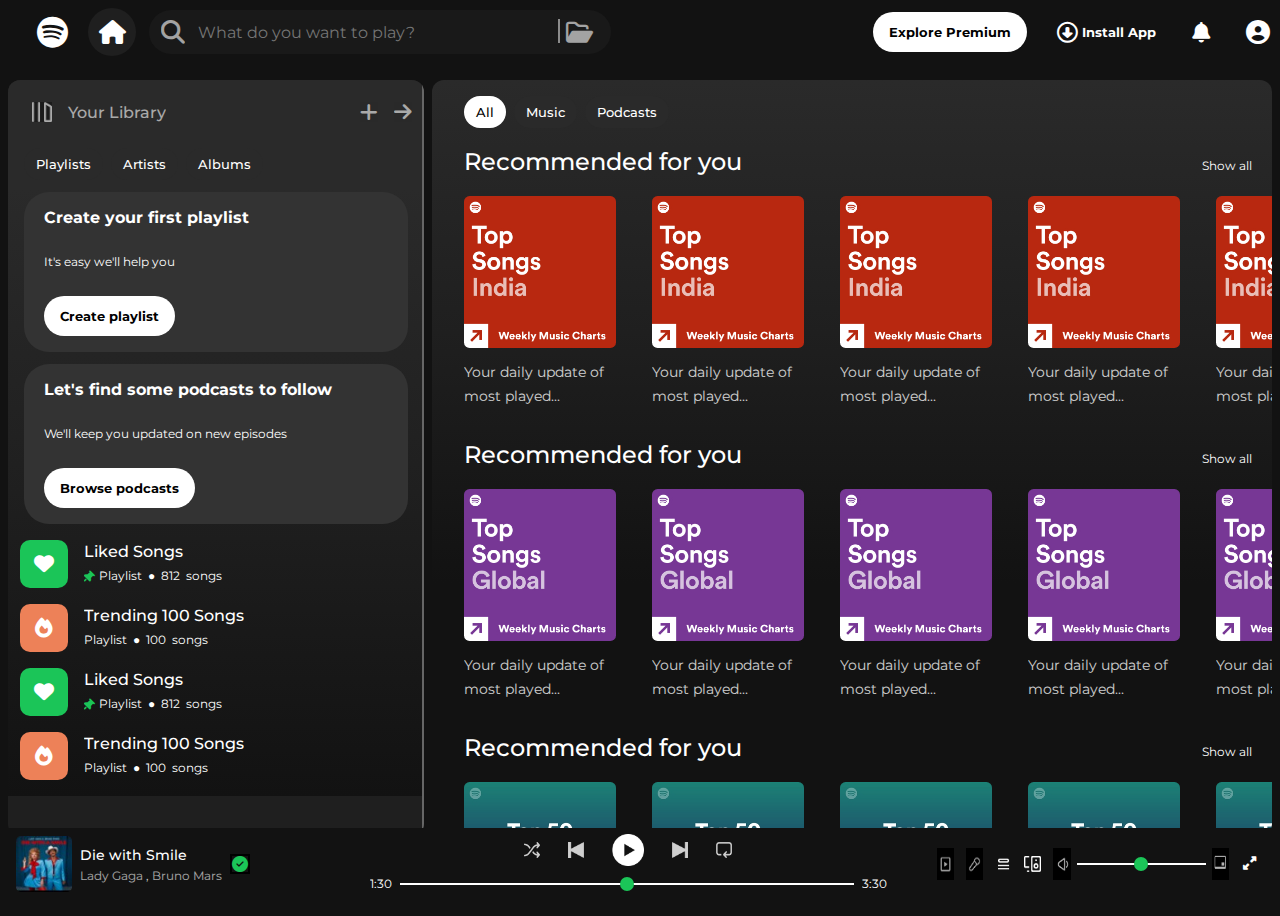
<file: index.html>
<!DOCTYPE html>
<html lang="en">
<head>
    <meta charset="UTF-8">
    <meta name="viewport" content="width=device-width, initial-scale=1.0, maximum-scale=1.0, user-scalable=yes">
    <link rel="stylesheet" href="style.css">
    <link rel="stylesheet" href="https://cdnjs.cloudflare.com/ajax/libs/font-awesome/5.2.0/css/all.min.css" integrity="sha512-6c4nX2tn5KbzeBJo9Ywpa0Gkt+mzCzJBrE1RB6fmpcsoN+b/w/euwIMuQKNyUoU/nToKN3a8SgNOtPrbW12fug==" crossorigin="anonymous" referrerpolicy="no-referrer" />
    <link rel="stylesheet" href="https://use.fontawesome.com/releases/v5.8.1/css/all.css?v=7857324">
    <link rel="stylesheet" href="https://cdnjs.cloudflare.com/ajax/libs/font-awesome/5.8.2/css/all.min.css" integrity="sha512-rqQltXRuHxtPWhktpAZxLHUVJ3Eombn3hvk9PHjV/N5DMUYnzKPC1i3ub0mEXgFzsaZNeJcoE0YHq0j/GFsdGg==" crossorigin="anonymous" referrerpolicy="no-referrer" />
    <link rel="stylesheet" href="https://cdnjs.cloudflare.com/ajax/libs/font-awesome/6.7.2/css/all.min.css" integrity="sha512-Evv84Mr4kqVGRNSgIGL/F/aIDqQb7xQ2vcrdIwxfjThSH8CSR7PBEakCr51Ck+w+/U6swU2Im1vVX0SVk9ABhg==" crossorigin="anonymous" referrerpolicy="no-referrer" />
    <link rel="preconnect" href="https://fonts.gstatic.com" crossorigin>
    <link href="https://fonts.googleapis.com/css2?family=Montserrat:ital,wght@0,100..900;1,100..900&family=Poppins&display=swap" rel="stylesheet">
    <link rel="icon" href="logo.png">
    <style>
        /* width */
        ::-webkit-scrollbar {
          width: 0.5rem;
        }
        
        /* Track */
        ::-webkit-scrollbar-track {
          box-shadow: inset 0 0 5px #1f1f1f; 
          /* margin-top: 0.5rem; */
        }
         
        /* Handle */
        ::-webkit-scrollbar-thumb {
          background: #424242; 
          border-radius: 0.75rem;
        }
        
        /* Handle on hover */
        ::-webkit-scrollbar-thumb:hover {
          background: #6c6c6c; 
        }
    </style>
    <title>Spotify - Web Player: Music for everyone</title>
</head>
<body>
    <div id="mobnavbox">
        <div id="mobmenu">
            <div class="mobnavbox">
                <a href="#"><h3>Log in</h3></a>
                <a href="#"><h3>Sign up</h3></a>
                <a href="#"><h3>__</h3></a>
            </div>
            <ul class="mobnavlist">
                <li><a href="#">Premium</a></li>
                <li><a href="#">Help</a></li>
                <li><a href="#">Download</a></li>
                <li><a href="#">Privacy</a></li>
                <li><a href="#">Terms</a></li>
            </ul>
            <a class="closebtn" onclick="togglemenu()"> 
                <i class="fa fa-times fa-2x" aria-hidden="true"></i>
            </a>
        </div>
    </div>
    <div class="main">
        <div class="navbar">
            <div class="navlogo">
                <button><i class="fa-brands fa-spotify" style="font-size: 2rem;"></i></button>
            </div>
            <div class="nav-content">
                <div class="navcenter-container">
                    <div class="navhome">
                        <button class="btnhome"><i class="fa-solid fa-house" style="font-size: 1.5rem;"></i></button>
                    </div>
                    <div class="searchbox">
                        <label for="search-input" style="cursor: pointer; background-color: transparent;" class="btnsearch">
                            <i class="fa-solid fa-magnifying-glass" style="font-size: 1.5rem;"></i>
                        </label>
                        <div class="inputbox">
                            <input type="text" id="search-input" placeholder="What do you want to play?">
                            <div class="vl" style="opacity: 0.5;"></div>
                            <button class="btnbrowse">
                            <i class="fa-regular fa-folder-open" style="font-size: 1.5rem;"></i>
                        </button>
                        </div>
                    </div>
                </div>
                <div class="navhero">
                    <button class="btnbadge btnexplore">Explore Premium</button>
                    <button class="btnbadge btnopenapp">Open App</button>
                    <button class="btnappinstall"><i class="fa-regular fa-circle-down"></i> Install App</button>
                    <button class="btnnoti"><i class="fa-solid fa-bell" style="font-size: 1.3rem;"></i></button>
                    <button class="btnprofile"><i class="fa-solid fa-circle-user" style="font-size: 1.5rem;"></i></button>
                    <a class="hamburger" onclick="togglemenu()"> 
                        <i class="fa-solid fa-bars" style="font-size: 1.5rem;"></i>
                    </a>
                </div>
            </div>
        </div>
        <div class="sidebar" id="resizableContainer">
            <div class="sidebar-top">
                <div class="sidelibrary-heading">
                    <button class="btnlibrary">
                        <img src="library_icon.png" alt="library_icon"> Your Library
                    </button>
                    <div class="side-icons">
                        <i class="fa-solid fa-plus"></i>
                        <i class="fa-solid fa-arrow-right"></i>
                    </div>
                </div>
                <div class="sidelib-btn">
                    <button>Playlists</button>
                    <button>Artists</button>
                    <button>Albums</button>
                </div>
            </div>
            <div class="sidelibrary-box">
                <div class="box">
                    <p style="font-size: 1rem; font-weight: 700;">Create your first playlist</p>
                    <p style="font-size: 0.75rem;">It's easy we'll help you</p>
                    <button class="btnbadge">Create playlist</button>
                </div>
                <div class="box">
                    <p style="font-size: 1rem; font-weight: 700;">Let's find some podcasts to follow</p>
                    <p style="font-size: 0.75rem;">We'll keep you updated on new episodes</p>
                    <button class="btnbadge">Browse podcasts</button>
                </div>
                <button class="box-tilesbtn">
                    <div class="tiles-icon" style="background-color: #1BC558;">
                        <i class="fa-solid fa-heart" style="font-size: 1.25rem;"></i>
                    </div>
                    <div class="tiles-text">
                        <p style="font-size: 1rem; font-weight: 500;">Liked Songs</p>
                        <p style="font-size: 0.75rem; word-spacing: 3px;"><i class="fa-solid fa-thumbtack" style="color: #1BC558; transform: rotate(45deg);"></i> Playlist <span>&#9679;</span> 812 songs </p>
                    </div>
                </button>
                <button class="box-tilesbtn">
                    <div class="tiles-icon" style="background-color: #ed8158;">
                        <i class="fa-solid fa-fire" style="font-size: 1.25rem;"></i> 
                    </div>
                    <div class="tiles-text">
                        <p style="font-size: 1rem; font-weight: 500;">Trending 100 Songs</p>
                        <p style="font-size: 0.75rem; word-spacing: 3px;"> Playlist <span>&#9679;</span> 100 songs </p>
                    </div>
                </button>
                <button class="box-tilesbtn">
                    <div class="tiles-icon" style="background-color: #1BC558;">
                        <i class="fa-solid fa-heart" style="font-size: 1.25rem;"></i>
                    </div>
                    <div class="tiles-text">
                        <p style="font-size: 1rem; font-weight: 500;">Liked Songs</p>
                        <p style="font-size: 0.75rem; word-spacing: 3px;"><i class="fa-solid fa-thumbtack" style="color: #1BC558; transform: rotate(45deg);"></i> Playlist <span>&#9679;</span> 812 songs </p>
                    </div>
                </button>
                <button class="box-tilesbtn">
                    <div class="tiles-icon" style="background-color: #ed8158;">
                        <i class="fa-solid fa-fire" style="font-size: 1.25rem;"></i>
                    </div>
                    <div class="tiles-text">
                        <p style="font-size: 1rem; font-weight: 500;">Trending 100 Songs</p>
                        <p style="font-size: 0.75rem; word-spacing: 3px;"> Playlist <span>&#9679;</span> 100 songs </p>
                    </div>
                </button> 
            </div>
            <div class="resizer" id="resizer"></div>
        </div>
        <div class="main_content">
            <div class="main-heading">
                <div class="mainhead-btn">
                    <button class="mainbtn active">All</button>
                    <button class="mainbtn">Music</button>
                    <button class="mainbtn">Podcasts</button>
                </div>
            </div>
            <div class="main-cards">
                <div class="card-header 1">
                    <a href="#" class="chead">Recommended for you</a>
                    <a href="#" class="cshow">Show all</a>
                </div>
                <div class="card-tiles 1">
                    <button class="scroll-btn left-btn">&lt;</button>
                    <div class="carousel">
                        <div class="item 1">
                            <img src="card6img.jpeg" alt="">
                            <p>Your daily update of most played...</p>
                        </div>
                        <div class="item 2">
                            <img src="card6img.jpeg" alt="">
                            <p>Your daily update of most played...</p>
                        </div>
                        <div class="item 3">
                            <img src="card6img.jpeg" alt="">
                            <p>Your daily update of most played...</p>
                        </div>
                        <div class="item 4">
                            <img src="card6img.jpeg" alt="">
                            <p>Your daily update of most played...</p>
                        </div>
                        <div class="item 5">
                            <img src="card6img.jpeg" alt="">
                            <p>Your daily update of most played...</p>
                        </div>
                        <div class="item 6">
                            <img src="card6img.jpeg" alt="">
                            <p>Your daily update of most played...</p>
                        </div>
                        <div class="item 7">
                            <img src="card6img.jpeg" alt="">
                            <p>Your daily update of most played...</p>
                        </div>
                        <div class="item 8">
                            <img src="card6img.jpeg" alt="">
                            <p>Your daily update of most played...</p>
                        </div>
                        <div class="item 9">
                            <img src="card6img.jpeg" alt="">
                            <p>Your daily update of most played...</p>
                        </div>
                        <div class="item 10">
                            <img src="card6img.jpeg" alt="">
                            <p>Your daily update of most played...</p>
                        </div>
                    </div>
                    <button class="scroll-btn right-btn">&gt;</button>
                </div>
                <div class="card-header 2">
                    <a href="#" class="chead">Recommended for you</a>
                    <a href="#" class="cshow">Show all</a>
                </div>
                <div class="card-tiles 2">
                    <button class="scroll-btn left-btn">&lt;</button>
                    <div class="carousel">
                        <div class="item 1">
                            <img src="card5img.jpeg" alt="">
                            <p>Your daily update of most played...</p>
                        </div>
                        <div class="item 2">
                            <img src="card5img.jpeg" alt="">
                            <p>Your daily update of most played...</p>
                        </div>
                        <div class="item 3">
                            <img src="card5img.jpeg" alt="">
                            <p>Your daily update of most played...</p>
                        </div>
                        <div class="item 4">
                            <img src="card5img.jpeg" alt="">
                            <p>Your daily update of most played...</p>
                        </div>
                        <div class="item 5">
                            <img src="card5img.jpeg" alt="">
                            <p>Your daily update of most played...</p>
                        </div>
                        <div class="item 6">
                            <img src="card5img.jpeg" alt="">
                            <p>Your daily update of most played...</p>
                        </div>
                        <div class="item 7">
                            <img src="card5img.jpeg" alt="">
                            <p>Your daily update of most played...</p>
                        </div>
                        <div class="item 8">
                            <img src="card5img.jpeg" alt="">
                            <p>Your daily update of most played...</p>
                        </div>
                        <div class="item 9">
                            <img src="card5img.jpeg" alt="">
                            <p>Your daily update of most played...</p>
                        </div>
                        <div class="item 10">
                            <img src="card5img.jpeg" alt="">
                            <p>Your daily update of most played...</p>
                        </div>
                    </div>
                    <button class="scroll-btn right-btn">&gt;</button>
                </div>
                <div class="card-header 3">
                    <a href="#" class="chead">Recommended for you</a>
                    <a href="#" class="cshow">Show all</a>
                </div>
                <div class="card-tiles 3">
                    <button class="scroll-btn left-btn">&lt;</button>
                    <div class="carousel">
                        <div class="item 1">
                            <img src="card1img.jpeg" alt="">
                            <p>Your daily update of most played...</p>
                        </div>
                        <div class="item 2">
                            <img src="card1img.jpeg" alt="">
                            <p>Your daily update of most played...</p>
                        </div>
                        <div class="item 3">
                            <img src="card1img.jpeg" alt="">
                            <p>Your daily update of most played...</p>
                        </div>
                        <div class="item 4">
                            <img src="card1img.jpeg" alt="">
                            <p>Your daily update of most played...</p>
                        </div>
                        <div class="item 5">
                            <img src="card1img.jpeg" alt="">
                            <p>Your daily update of most played...</p>
                        </div>
                        <div class="item 6">
                            <img src="card1img.jpeg" alt="">
                            <p>Your daily update of most played...</p>
                        </div>
                        <div class="item 7">
                            <img src="card1img.jpeg" alt="">
                            <p>Your daily update of most played...</p>
                        </div>
                        <div class="item 8">
                            <img src="card1img.jpeg" alt="">
                            <p>Your daily update of most played...</p>
                        </div>
                        <div class="item 9">
                            <img src="card1img.jpeg" alt="">
                            <p>Your daily update of most played...</p>
                        </div>
                        <div class="item 10">
                            <img src="card1img.jpeg" alt="">
                            <p>Your daily update of most played...</p>
                        </div>
                    </div>
                    <button class="scroll-btn right-btn">&gt;</button>
                </div>
                <div class="main-footer">
                    <div class="footerbox">
                        <div class="footer-top">
                            <div class="footer-topcontent">
                                <div class="top-contentgroup">
                                    <div class="content-group 1">
                                        <p>Company</p>
                                        <ul class="content-list">
                                            <li><a href="#">About</a></li>
                                            <li><a href="#">Jobs</a></li>
                                            <li><a href="#">For the Record</a></li>
                                        </ul>
                                    </div>
                                    <div class="content-group 2">
                                        <p style="word-break: break-all;">Communities</p>
                                        <ul class="content-list">
                                            <li><a href="#">For Artists</a></li>
                                            <li><a href="#">Developers</a></li>
                                            <li><a href="#">Advertising</a></li>
                                            <li><a href="#">Investors</a></li>
                                            <li><a href="#">Vendors</a></li>
                                        </ul>
                                    </div>
                                    <div class="content-group 3">
                                        <p>Useful links</p>
                                        <ul class="content-list">
                                            <li><a href="#">Support</a></li>
                                            <li><a href="#">Free Mobile App</a></li>
                                        </ul>
                                    </div>
                                    <div class="content-group 4">
                                        <p>Spotify Plans</p>
                                        <ul class="content-list">
                                            <li><a href="#">Premium Individual</a></li>
                                            <li><a href="#">Premium Duo</a></li>
                                            <li><a href="#">Premium Family</a></li>
                                            <li><a href="#">Premium Student</a></li>
                                            <li><a href="#">Spotify Free</a></li>
                                        </ul>
                                    </div>
                                </div>
                            </div>
                            <div class="footer-sociallink">
                                <div class="social-icon">
                                    <i class="fa-brands fa-instagram"></i>
                                </div>
                                <div class="social-icon">
                                    <i class="fa-brands fa-twitter"></i>
                                </div>
                                <div class="social-icon">
                                    <i class="fa-brands fa-facebook"></i>
                                </div>
                            </div>
                        </div>
                    </div>
                    <!-- horizontal line -->
                    <hr>
                    <div class="footer-bottom">
                        <div class="bottom-content">
                            <a href="#">Legal</a>
                            <a href="#">Safety & Privacy Center</a>
                            <a href="#">Privacy Policy</a>
                            <a href="#">Cookies</a>
                            <a href="#">About Ads</a>
                            <a href="#">Accessibility</a>
                        </div>
                        <div class="copyright">
                            @Spotify clone by Ashrarul
                        </div>
                    </div>
                </div>
            </div>
        </div>
        <div class="music_player">
            <div class="current-play">
                <img src="die with smile.jpg" alt="album cover-img">
                <div class="song-detail">
                    <a href="#" class="title">Die with Smile</a>
                    <div class="singers"><a href="#">Lady Gaga</a> , <a href="#">Bruno Mars</a></div>
                </div>
                <div class="verify-icon">
                    <i class="fa-solid fa-circle-check"></i>
                </div>
            </div>
            <div class="player">
                <div class="player-icons">
                    <button>
                        <img src="player_icon1.png" alt="">
                    </button>
                    <button>
                        <img src="player_icon2.png" alt="">
                    </button>
                    <button>
                        <img src="player_icon3.png" alt="" style="height: 2rem; width: 2rem; opacity: 1;">
                    </button>
                    <button>
                        <img src="player_icon4.png" alt="">
                    </button>
                    <button>
                        <img src="player_icon5.png" alt="">
                    </button>
                </div>
                <div class="player-timestamp">
                    <span>1:30</span><input type="range" min="0" max="100" class="progress-bar" step="1"><span>3:30</span>
                </div>
            </div>
            <div class="controls">
                <button>
                    <img src="controls_icon1.png" alt="">
                </button>
                <button>
                    <img src="controld_icon2.png" alt="">
                </button>
                <button>
                    <img src="controls_icon3.png" alt="" style="height: 1rem;">
                </button>
                <button>
                    <img src="controls_icon4.png" alt="" style="height: 1rem;">
                </button>
                <button>
                    <img src="controls_icon5.png" alt="">
                </button>
                <input type="range" min="0" max="100" class="progress-bar" step="1">
                <button>
                    <img src="album_icon2.png" alt=""></button>
                <button>
                    <i class="fa-solid fa-up-right-and-down-left-from-center"></i>
                </button>
            </div>
        </div>
    </div>
<script>
    document.addEventListener("DOMContentLoaded", function () {
    const carousels = document.querySelectorAll(".card-tiles");

    carousels.forEach((container) => {
        const carousel = container.querySelector(".carousel");
        const leftBtn = container.querySelector(".left-btn");
        const rightBtn = container.querySelector(".right-btn");
        const scrollAmount = 300; // Pixels to scroll on button click

        // Function to update button visibility
        function updateButtonVisibility() {
            const maxScrollLeft = carousel.scrollWidth - carousel.clientWidth;

            // Show or hide left button
            leftBtn.style.display = carousel.scrollLeft > 0 ? "flex" : "none";

            // Show or hide right button
            rightBtn.style.display = carousel.scrollLeft < maxScrollLeft ? "flex" : "none";
        }

        // Attach scroll listener to update visibility dynamically
        carousel.addEventListener("scroll", updateButtonVisibility);

        // Scroll carousel to the left
        leftBtn.addEventListener("click", () => {
            carousel.scrollBy({
                left: -scrollAmount,
                behavior: "smooth",
            });
        });

        // Scroll carousel to the right
        rightBtn.addEventListener("click", () => {
            carousel.scrollBy({
                left: scrollAmount,
                behavior: "smooth",
            });
        });

        // Initial button visibility
        updateButtonVisibility();
    });
});
</script>
<script>
    const resizableContainer = document.getElementById('resizableContainer');
        const resizer = document.getElementById('resizer');

        resizer.addEventListener('mousedown', (e) => {
            e.preventDefault();

            const startX = e.clientX;
            const startWidth = resizableContainer.offsetWidth;

            const onMouseMove = (e) => {
                const newWidth = startWidth + (e.clientX - startX);
                if (newWidth >= 200 && newWidth <= 1150) { // Constrain size
                    resizableContainer.style.width = `${newWidth}px`;
                }
            };

            const onMouseUp = () => {
                document.removeEventListener('mousemove', onMouseMove);
                document.removeEventListener('mouseup', onMouseUp);
            };

            document.addEventListener('mousemove', onMouseMove);
            document.addEventListener('mouseup', onMouseUp);
        });
</script>
<script>
    function togglemenu() {
        const mobmenu = document.querySelector('#mobnavbox');
        mobmenu.classList.toggle('active');
    }
</script>
</body>
</html>
</file>
<file: style.css>
* {
    font-family: "Montserrat", serif;
    margin: 0;
    background-color: #121212;
    color: white;
    overflow: hidden;
    transition: all 0.3s ease-in;
    }
    body {
        padding: 0.5rem;
    }
    @keyframes bell-ring {
        0% { transform: rotate(0deg); }
        25% { transform: rotate(15deg); }
        50% { transform: rotate(-15deg); }
        75% { transform: rotate(10deg); }
        100% { transform: rotate(0deg); }
    }
    /* reset all styles to icon tag */
    i, .fa {
        all: unset; /* Resets all inherited styles */
        display: inline-block;
        font-size: inherit; /* Match font size */
        vertical-align: middle;
        background-color: transparent;
    }
    input {
        all: unset; /* Resets all inherited and default styles */
        box-sizing: border-box; /* Ensures padding and border are included in width/height */
    }
    button {
        border: none;
        padding: none;
        outline: none;
        cursor: pointer;
        color: none;
        background-color: transparent;
        display: flex;
        justify-content: center;
        align-items: center;
    }
/* Main screen box */
.main {
    display: flex;
    height: 100vh;
    z-index: 10;
}
#mobnavbox {
    width: 100vw;
    height: 100vh;
    z-index: 1000;
    background-color: #121212;
    color: white;
    position: fixed;
    right: -100%;
    display: flex;
    visibility: hidden;
    transition: 0.5s;
}
#mobnavbox.active {
    visibility: visible;
    right: 0%;
}
#mobmenu {
    position: relative;
    width: 90%;
    height: 90%;
    padding: 0 2rem;
    display: flex;
    flex-direction: column;
    justify-content: center;
    gap: 0.5rem;
}
.mobnavbox, .mobnavlist {
    padding-left: 1.5rem;
}
.mobnavbox a {
    font-size: 1.5rem;
    text-decoration: none;
}
.mobnavbox a>h3 {
    margin-bottom: 1.5rem;
    padding-left: 0.5rem;
    transition: 0s;
}
.mobnavbox a>h3:hover {
    opacity: 0.5;
}
.mobnavbox a>h3:active {
    padding-left: 0;
}
.mobnavlist li {
    text-decoration: none;
    margin-bottom: 1.5rem;
}
.mobnavlist li>a {
    text-decoration: none;
    padding-left: 0.5rem;
    transition: 0s;
}
.mobnavlist li>a:hover {
    opacity: 0.5;
}
.mobnavlist li>a:active {
    padding-left: 0;
}
.closebtn {
    position: absolute;
    cursor: pointer;
    top: 1rem;
    right: 2rem;
    transition: 0s;
}
.closebtn:hover {
    opacity: 0.6;
}
.closebtn:active {
    transform: scale(0.8);
}
/* Navigation bar section */
.navbar {
    background-color: #121212;
    display: flex;
    flex-direction: row;
    justify-content: space-between;
    align-items: center;
    width: 100%;
    height: 3rem;
    padding: 0.5rem;
    position: fixed;
    top: 0;
    }
    .nav-content {
        display: flex;
        justify-content: flex-end;
        align-items: center;
        flex-grow: 1;
    }
    .navlogo {
        background-color: transparent;
        width: 4.5rem;
        display: flex;
        justify-content: center;
        align-items: center;
    }
    .navlogo i:hover {
        color: #1bc558;
    }
    .navcenter-container {
        display: flex;
        justify-content: flex-end;
        align-items: center;
        gap: 10px;
        flex-grow: 4;
    }
    .navhome {
        display: flex;
        justify-content: center;
        align-items: center;
        width: 3rem;
        height: 3rem;
        border-radius: 50%;
        border: none;
        background-color: #1f1f1f;
    }
    .inputbox {
        display: flex;
        background-color: transparent;
    }
    .searchbox {
        display: flex;
        justify-content: center;
        align-items: center;
        padding: 2px 12px;
        margin: 0px 3px;
        gap: 0.8rem;
        height: 2.5rem;
        background-color: rgba(31, 31, 31, 0.5);
        border-radius: 30px;
    }
    .vl {
        border-left: 2px solid white;
        height: 1.5rem;
    }
    .searchbox input {
        width: 360px;
    }
    .searchbox:hover {
        background-color: rgba(64, 64, 64, 0.8);
        box-shadow: 0 0 1px white;
    }
    .btnsearch, .btnbrowse {
        opacity: 0.6;
    }
    .btnsearch:hover, .btnbrowse:hover {
        opacity: 1;
    }
    .navhero {
        margin: 0.25rem 1rem 0.25rem 0px;
        display: flex;
        justify-content: flex-end;
        gap: 1rem;
        flex-grow: 1;
    }
    .navhero button {
        margin: 0.25rem;
    }
    .btnbadge {
        display: flex;
        height: 2.5rem;
        width: fit-content;
        color: black;
        font-weight: bold;
        padding: 8px 16px;
        border-radius: 100px;
        background-color: white;
    }
    .btnbadge:hover, .btnappinstall:hover {
        transform: scale(1.025);
    }
    .btnappinstall {
        display: flex;
        align-items: center;
        gap: 4px;
        height: 2.5rem;
        width: fit-content;
        font-weight: bold;
    }
    .btnopenapp {
        display: none;
    }
    .btnappinstall i {
        font-size: 1.3rem
    }
    .btnprofile:hover, .btnnoti:hover, .btnhome:hover {
        animation: bell-ring 0.8s ease-in-out 1;
        transform: scale(1.04);
    }
    .hamburger {
        display: none;
        cursor: pointer;
        transition: 0s;
    }
    .hamburger:hover {
        opacity: 0.6;
    }
    .hamburger:active {
        transform: scale(0.8);
    }
    
/* sidebar section */
.sidebar { 
    background-color: #1f1f1f;
    width: 26rem;
    height: infinite;
    flex-direction: column;
    margin-top: 4.5rem;
    margin-bottom: 4.5rem;
    border-radius: 0.75rem;
    overflow-x: hidden;
    overflow-y: auto;
    min-width: 17.5rem;
    max-width: 72%;
    transition: width 0s ease;
    position: relative;
    }
    .sidebar-top {
        background-color: #2a2a2a;
        position: sticky;
        top: 0;
    }
    .sidelibrary-box {
        background: linear-gradient(to bottom, #2a2a2a, #1f1f1f, #121212);
        height: auto;
        overflow-y: auto;
        overflow-x: hidden;
    }
    .btnlibrary>img {
        width: 1.25rem;
        height: 1.25rem;
        margin-right: 1rem;
    }
    .btnlibrary {
        font-size: 1rem;
        height: 2.5rem;
        font-weight: 500;
        opacity: 0.6;
        padding: 0.25rem 0.5rem;
    }
    .sidelibrary-heading {
        display: flex;
        height: 2.5rem;
        justify-content: space-between;
        align-items: center;
        background-color: transparent;
        padding: 0.75rem 0.75rem 0.5rem 1rem;
    }
    .side-icons {
        display: flex;
        gap: 1rem;
        font-size: 1.25rem;
        background-color: transparent;
    }
    .side-icons i {
        opacity: 0.6;
        cursor: pointer;
    }
    .sidelib-btn, .mainhead-btn{
        display: flex;
        width: fit-content;
        height: 2rem;
        margin: 0.5rem 1rem;
        gap: 0.5rem;
        background-color: transparent;
    }
    .sidelib-btn button, .mainbtn {
        display: flex;
        width: fit-content;
        color: white;
        font-weight: 500;
        padding: 0.25rem 0.75rem;
        border-radius: 100px;
        background-color: #2a2a2a
    }
    .sidelib-btn button:hover {
        background-color: #424242;
    }
    .sidelib-btn button:active {
        background-color: white;
        color: black;
    }
    .btnlibrary:hover, .side-icons>i:hover {
        opacity: 1;
    }
    .sidelibrary-box {
        display: flex;
        flex-direction: column;
        background-color: transparent;
        padding: 0 0.5rem 0.5rem 0.5rem;
    }
    .box {
        background-color: #333333;
        display: flex;
        flex-direction: column;
        justify-content: space-between;
        height: 8rem;
        margin: 0.25rem 0.5rem 0.5rem 0.5rem;
        border-radius: 25px;
        padding: 1rem 1.25rem;
    }
    .box:hover {
        background-color: #424242;
    }
    p {
        background-color: transparent;
    }
    .box-tilesbtn {
        display: flex;
        justify-content: flex-start;
        align-items: center;
        height: 4rem;
        width: 100%;
        padding: 0.25rem;
        background-color: transparent;
        gap: 1rem;
    }
    .tiles-icon {
        display: flex;
        justify-content: center;
        align-items: center;
        width: 3rem;
        height: 3rem;
        border-radius: 10px;
    }
    .tiles-text{
        background-color: transparent;
    }
    .tiles-text p {
        text-align: start;
        line-height: 1.5rem;
    }
    .tiles-text p>span {
        background-color: transparent;
    }
    .box-tilesbtn:hover {
        background-color: #424242;
    }
    .resizer {
        width: 2px;
        background-color: #666;
        border-radius: 1.75rem;
        cursor: grab; /* Horizontal resizing cursor */
        position: absolute;
        top: 0;
        bottom: 0;
        right: 0; /* Attach to the right edge of the container */
    }

/* Style for main_content container */
.main_content {
    background: linear-gradient(to bottom, #2a2a2a, #1f1f1f, #121212, #121212);
    flex: 1;
    height: auto;
    margin-top: 4.5rem;
    margin-bottom: 4.5rem;
    margin-left: 0.5rem;
    overflow: auto;
    border-radius: 0.75rem;
    display: flex;
    flex-direction: column;
    }
    .main-heading {
        display: flex;
        height: 4rem;
        background-color: transparent;
        align-items: center;
        padding-left: 1rem;
        padding-right: 2.5rem;
        padding-top: 1rem;
        padding-bottom: 1rem;
    }
    .active {
        background-color: white;
        color: black;
    }
    .mainbtn:hover {
        background-color: #424242;
        color: white;
    }
    .main-cards {
        padding: 0.25rem 0 2rem 1.25rem;
        background-color: transparent;
        height: auto;
        overflow-y: auto;
        overflow-x: hidden;
    }
    .card-header {
        background-color: transparent;
        display: flex;
        width: 100%;
        justify-content: space-between;
        align-items: baseline;
        flex-wrap: nowrap;
        padding-bottom: 0.5rem;
        padding-left: 0.75rem;
    }
    .chead {
        font-size: 1.5rem;
        font-weight: 500;
    }
    .cshow {
        font-size: 0.75rem;
        padding-right: 2rem;
    }
    .card-header a {
        background-color: transparent;
        text-decoration: none;
        padding-bottom: 0.25rem;
    }
    .card-header a:hover {
        text-decoration: underline;
    }
    .card-tiles {
        position: relative;
        display: flex;
        align-items: center;
        justify-content: space-between;
        width: 100%;
        overflow: hidden; /* Hide overflow to remove unwanted content visibility */
        box-sizing: border-box;
        background-color: transparent;
        cursor: pointer;
        margin-bottom: 1rem;
    }
    .carousel {
        display: flex;
        gap: 0.75rem; /* Space between items */
        overflow-x: auto; /* Allow horizontal scrolling */
        scroll-behavior: smooth; /* Smooth scrolling */
        scrollbar-width: none; /* Hide scrollbar in Firefox */
        background-color: transparent;
    }
    .carousel::-webkit-scrollbar {
        display: none;
    }

    /* Individual item styling */
    .item {
        flex: 0 0 auto; /* Prevent items from shrinking */
        width: 9.5rem; /* Set fixed width for items */
        height: 14.25rem;
        background-color: transparent;
        display: flex;
        flex-direction: column;
        flex-wrap: nowrap;
        gap: 0.75rem;
        padding-right: 0.75rem;
        padding-top: 0.5rem;
        padding-left: 0.75rem;
        border-radius: 0.35rem;
    }
    .item img {
        width: 9.5rem;
        height: 9.5rem;
        border-radius: 0.35rem;
    }
    .item p {
        font-size: 0.875rem;
        opacity: 0.8;
        line-height: 1.5rem;
    }
    /* Scroll buttons */
    .scroll-btn {
        position: absolute;
        top: 50%;
        transform: translateY(-50%);
        background-color: rgba(0, 0, 0, 0.5);
        color: white;
        border: none;
        border-radius: 50%;
        width: 40px;
        height: 40px;
        font-size: 20px;
        cursor: pointer;
        z-index: 1;
        display: flex;
        align-items: center;
        justify-content: center;
        user-select: none;
        opacity: 0; /* Hidden by default */
        visibility: hidden; /* Remove from layout */
        transition: opacity 0.3s ease, visibility 0.3s ease; /* Smooth fade-in */
    }

    /* Left and right button positions */
    .left-btn {
        left: 10px;
    }

    .right-btn {
        right: 10px;
    }

    /* Show buttons on hover */
    .card-tiles:hover .scroll-btn {
        opacity: 1; /* Make buttons visible */
        visibility: visible; /* Ensure buttons are shown */
    }
    .item:hover {
        background-color: #424242;
    }
    .main-footer {
        padding-top: 2.5rem;
        height: fit-content;
        background-color: transparent;
        flex-direction: column;
    }
    .footerbox {
        background-color: transparent;
        padding: 0 2rem 0 0.75rem;
        display: flex;
        height: fit-content;
        justify-content: space-between;
    }
    .footer-top {
        background-color: transparent;
        margin-top: 2rem;
        display: flex;
        width: 100%;
        flex-wrap: wrap;
        justify-content: space-between;
    }
    .footer-topcontent {
        display: flex;
        flex-wrap: wrap;
        background-color: transparent;
        justify-content: space-between;
        width: 80%;
    }
    .top-contentgroup {
        display: flex;
        flex-wrap: wrap;
        background-color: transparent;
        width: 100%;
        justify-content: space-between;
        flex-grow: 1;
    }
    .content-group {
        display: flex;
        flex-direction: column;
        width: 20%;
        margin-right: 1.5rem;
        margin-bottom: 2rem;
        background-color: transparent;
        flex-wrap: wrap;
    }
    /* .content-group p {
        word-break: break-all;
    } */
    .content-list {
        display: flex;
        flex-direction: column;
        flex-wrap: wrap;
    }
    .content-group ul {
        padding: 0;
        background-color: transparent;
        /* word-break: break-word; */
    }
    .content-list li {
        padding-bottom: 0.5rem;
        background-color: transparent;
        font-weight: 400;
        opacity: 0.8;
    }
    .content-group p {
        margin-bottom: 0.5rem;
        font-weight: 700;
        background-color: transparent;
    }
    .content-list>li a {
        text-decoration: none;
        background-color: transparent;
        font-size: 0.875rem;
    }
    .content-list>li a:hover {
        text-decoration: underline;
    }
    .footer-sociallink {
        display: flex;
        background-color: transparent;
        width: 9rem;
        flex-direction: row;
        justify-content: flex-start;
        gap: 0.5rem;
        align-items: start;
        flex-wrap: wrap;
    }
    .social-icon {
        display: flex;
        justify-content: center;
        align-items: center;
        width: 2.5rem;
        height: 2.5rem;
        min-width: 2.5rem;
        min-height: 2.5rem;
        border-radius: 50%;
        background-color: #2a2a2a;
    }
    .social-icon:hover {
        background-color: #424242;
    }
    hr {
        opacity: 0.1; 
        border-width: 0.8;
        margin-bottom: 1.5rem;
        margin-top: 1.5rem;
        margin-left: 0.75rem;
        margin-right: 2rem;
    }
    .footer-bottom {
        display: flex;
        width: 100%;
        justify-content: space-between;
        padding-top: 1rem;
        padding-bottom: 1.5rem;
        padding-right: 2rem;
    }
    .bottom-content {
        display: flex;
        margin-left: 0.75rem;
        flex-wrap: wrap;
    }
    .bottom-content a {
        margin-right: 2rem;
        margin-bottom: 1rem;
        text-decoration: none;
        font-size: 0.875rem;
        font-weight: 400;
        opacity: 0.8;
    }
    .bottom-content a:hover {
        opacity: 1;
        font-weight: 500;
    }
    .copyright {
        display: flex;
        justify-content: end;
        flex-grow: 1;
        padding: 0;
        font-size: 0.875rem;
        font-weight: 400;
        opacity: 0.8;
        padding-right: 2rem;
    }

/* Style for music_player container */
.music_player {
    background-color: #121212;
    display: flex;
    width: 100%;
    height: 4.5rem;
    position: fixed;
    bottom: 0;
    justify-content: space-between;
    align-items: center;
    }
    .current-play {
        width: 25%;
        height: 4.5rem;
        display: flex;
        gap: 0.5rem;
        justify-content: flex-start;
        align-items: center;
        padding: 0.5rem 0.5rem;
    }
    .current-play img {
        width: 3.5rem;
        height: 3.5rem;
        border-radius: 5px;
    }
    .song-detail {
        display: flex;
        flex-direction: column;
        justify-content: center;
        gap: 0.25rem;
    }
    .title {
        font-size: 0.875rem;
        font-weight: 500;
        text-decoration: none;
    }
    .singers {
        font-size: 0.75rem;
        opacity: 0.8;
    }
    .singers a {
        opacity: 0.8;
        text-decoration: none;
    }
    .singers a:hover {
        opacity: 1;
        text-decoration: underline;
        font-weight: 500;
    }
    .title:hover {
        text-decoration: underline;
    }
    .verify-icon i {
        color: #1BC558; 
        border: 2px solid black;
    }

    .player {
        width: 50%;
        height: 4.5rem;
        display: flex;
        flex-direction: column;
        align-items: center;
        justify-content: flex-start;
        padding-top: 0.5rem;
    }
    .player-icons {
        height: 50%;
        display: flex;
        width: 100%;
        justify-content: center;
        align-items: center;
        gap: 1rem;
        margin-bottom: 0.5rem;
    }
    .player-icons img {
        width: 1rem;
        height: 1rem;
        opacity: 0.8;
    }
    .player-timestamp {
        width: 100%;
        display: flex;
        gap: 0.5rem;
        justify-content: center;
        align-items: center;
    }
    .player-timestamp input {
        width: 75%;
        outline: none;
        height: 2px;
        background-color: white;
    }
    .progress-bar::-webkit-slider-thumb {
        appearance: none;
        width: 14px;
        height: 14px;
        border-radius: 50%;
        background-color: #1BC558;
    }
    .player-timestamp span {
        font-size: 0.75rem;
    }
    .controls {
        display: flex;
        justify-content: flex-end;
        align-items: center;
        padding-right: 1.5rem;
    }
    .controls button {
        width: 2rem;
        height: 2rem;
    }
    .controls img {
        width: 2rem;
        height: 2rem;
    }
    .controls input {
        outline: none;
        height: 2px;
        background-color: white;
    }
/* Media queries section for responsiveness */
@media (max-width: 1050px) {
    .btnexplore {
        display: none;
    }
}
@media (max-width: 960px) {
    .btnappinstall {
        display: none;
    }
    .content-group {
        width: 50%;
        margin-right: 0;
    }
    .chead {
        font-size: 1.25rem;
    }
    .footer-bottom {
        flex-direction: column;
        gap: 2rem;
    }
    .copyright {
        justify-content: start;
        margin-left: 0.75rem;
    }
    .controls {
        display: none;
    }
    .music_player {
        justify-content: space-evenly;
    }
    .current-play {
        flex-grow: 1;
        justify-content: center;
    }
}
@media (min-width:1051px) and (max-width:1300px) {
    .navcenter-container {
        display: flex;
        justify-content: flex-start;
        align-items: center;
    }
}
@media (max-width:720px) {
    .content-group {
        width: 100%;
    }
    .navhome {
        display: none;
    }
}
@media (max-width:600px) {
    .sidebar, .current-play, .inputbox, .btnnoti, .btnprofile {
        display: none;
    }
    .navhero {
        flex-grow: 0;
    }
    .player {
        flex-grow: 1;
    }
    .btnopenapp {
        display: initial;
    }
    .hamburger {
        display: flex;
        justify-content: center;
        align-items: center;
        padding-right: 1rem;
        color: white;
    }
    .main-heading {
        padding-left: 0.25rem;
    }
    .main-cards {
        padding-left: 0.25rem;
    }
    body {
        padding: 0;
    }
    .main_content {
        margin-left: 2px;
        margin-right: 2px;
    }
}
</file>
